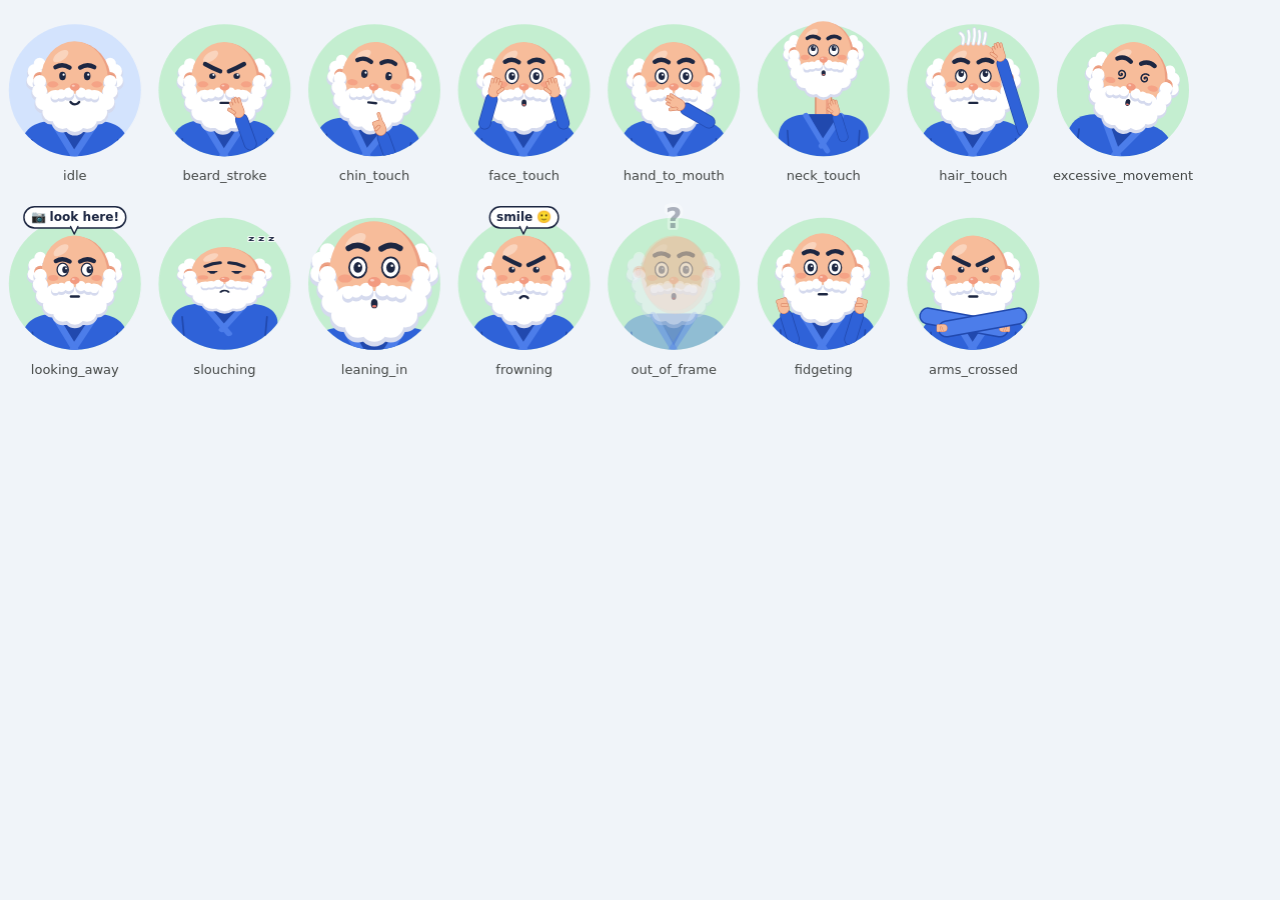
<file: scripts/avatar_moods.html>
<!doctype html>
<!-- Mood sheet for avatar.js: every mood side by side. Open it from a local server at the repo root
     (uv run python -m http.server 8001, then http://localhost:8001/scripts/avatar_moods.html).
     Query: ?t=1.3 freezes the animation at that time; ?sev=1..3 sets the severity; ?r=44 the head
     radius; ?cols=8 the moods per row.
     docs/miyagi-moods.png is a headless Chrome screenshot of ?t=1.3&sev=1 (see DESIGN §9). -->
<html lang="en">
<head>
  <meta charset="utf-8">
  <title>Mr. Miyagi moods</title>
  <style>
    html, body { margin: 0; background: #F0F4F9; }
    canvas { display: block; }
  </style>
</head>
<body>
  <canvas id="sheet"></canvas>
  <script src="../miyagi/static/avatar.js"></script>
  <script>
    const q = new URLSearchParams(location.search);
    const frozen = q.has("t") ? Number(q.get("t")) : null;
    const sev = Number(q.get("sev") || 1), r = Number(q.get("r") || 44);
    const moods = window.AVATAR_MOODS, cols = Number(q.get("cols") || 8), cw = r * 3.4, ch = r * 4.4;
    const cv = document.getElementById("sheet"), dpr = window.devicePixelRatio || 1;
    const W = cols * cw, H = Math.ceil(moods.length / cols) * ch;
    cv.width = W * dpr; cv.height = H * dpr; cv.style.width = W + "px"; cv.style.height = H + "px";
    const c = cv.getContext("2d");
    function frame(now) {
      const t = frozen ?? now / 1000;
      c.setTransform(dpr, 0, 0, dpr, 0, 0); c.clearRect(0, 0, W, H);
      moods.forEach((m, i) => {
        const x = (i % cols) * cw + cw / 2, y = Math.floor(i / cols) * ch + r * 1.85;
        window.drawAvatar(c, x, y, r, m, t, sev);
        c.fillStyle = "#444746"; c.font = `500 ${Math.round(r * 0.3)}px system-ui, sans-serif`;
        c.textAlign = "center"; c.fillText(m, x, y + r * 2.25);
      });
      if (frozen === null) requestAnimationFrame(frame);
    }
    requestAnimationFrame(frame);
  </script>
</body>
</html>
</file>
